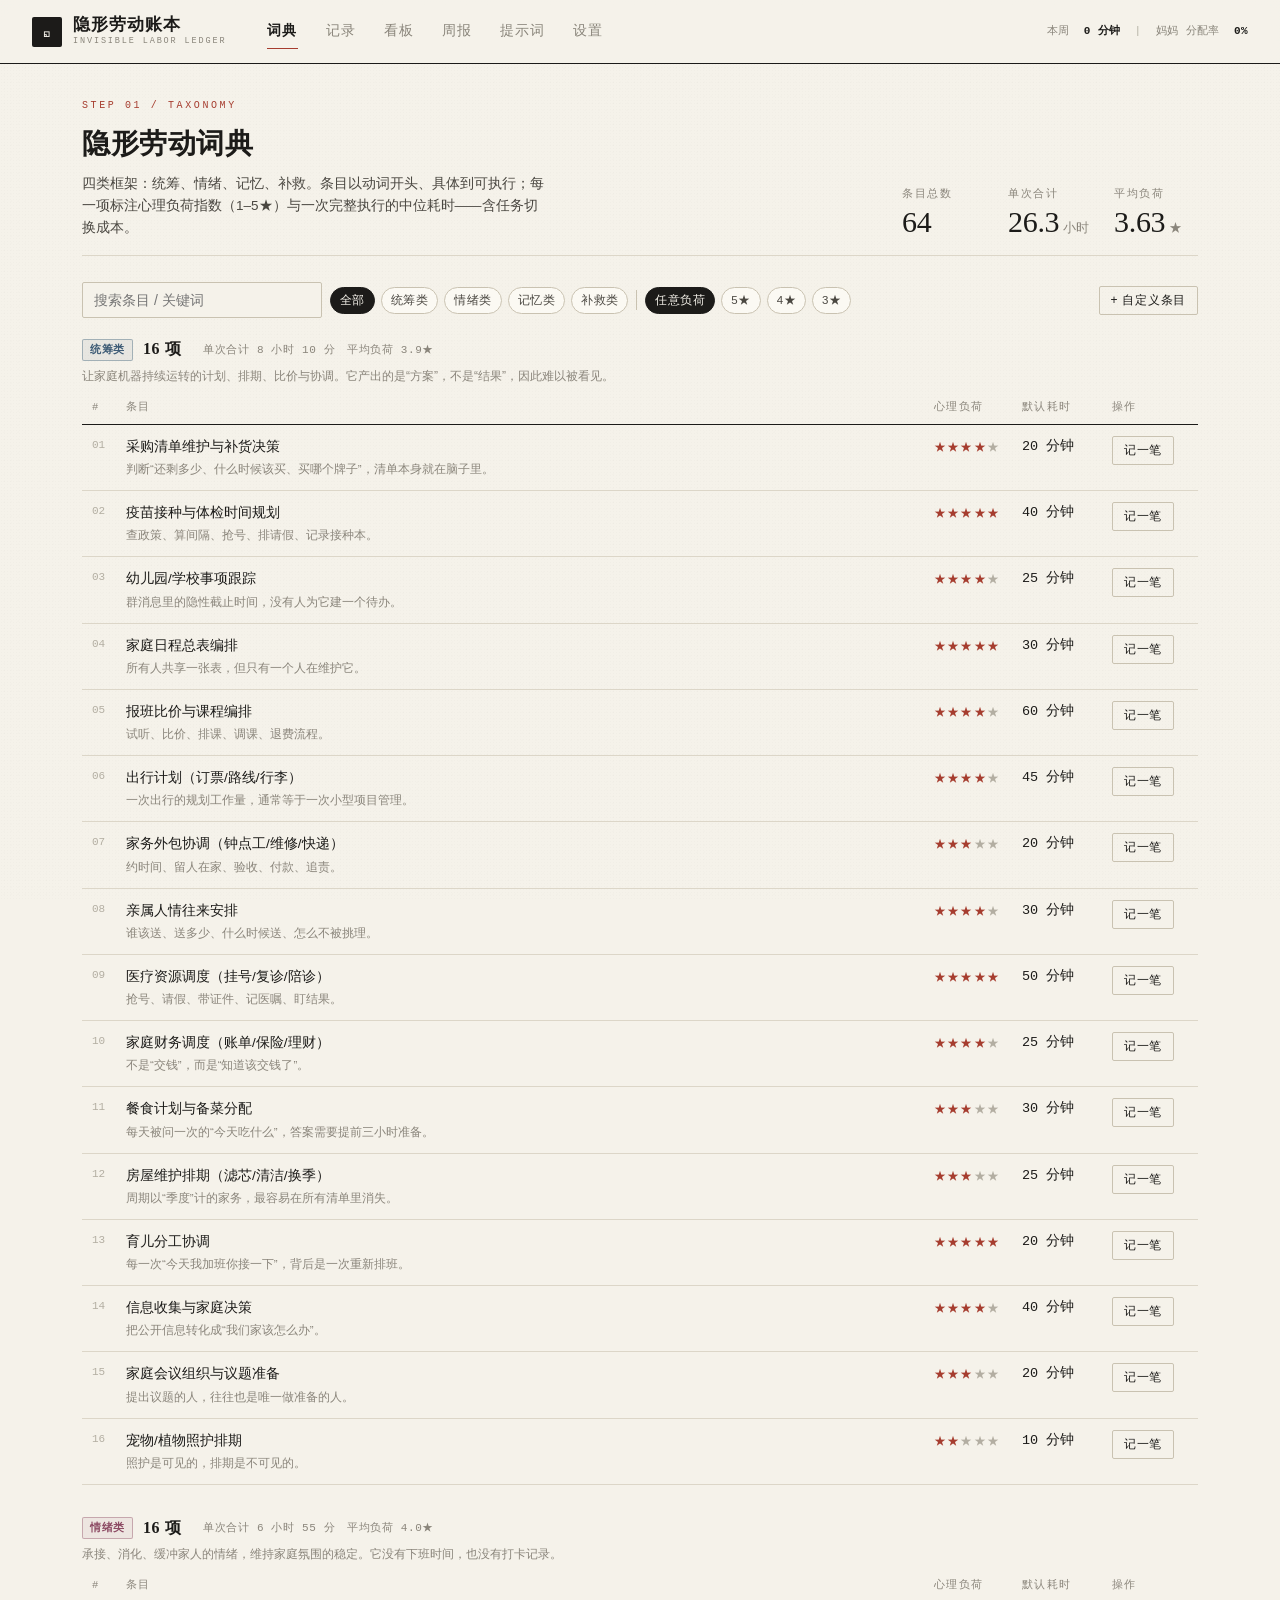
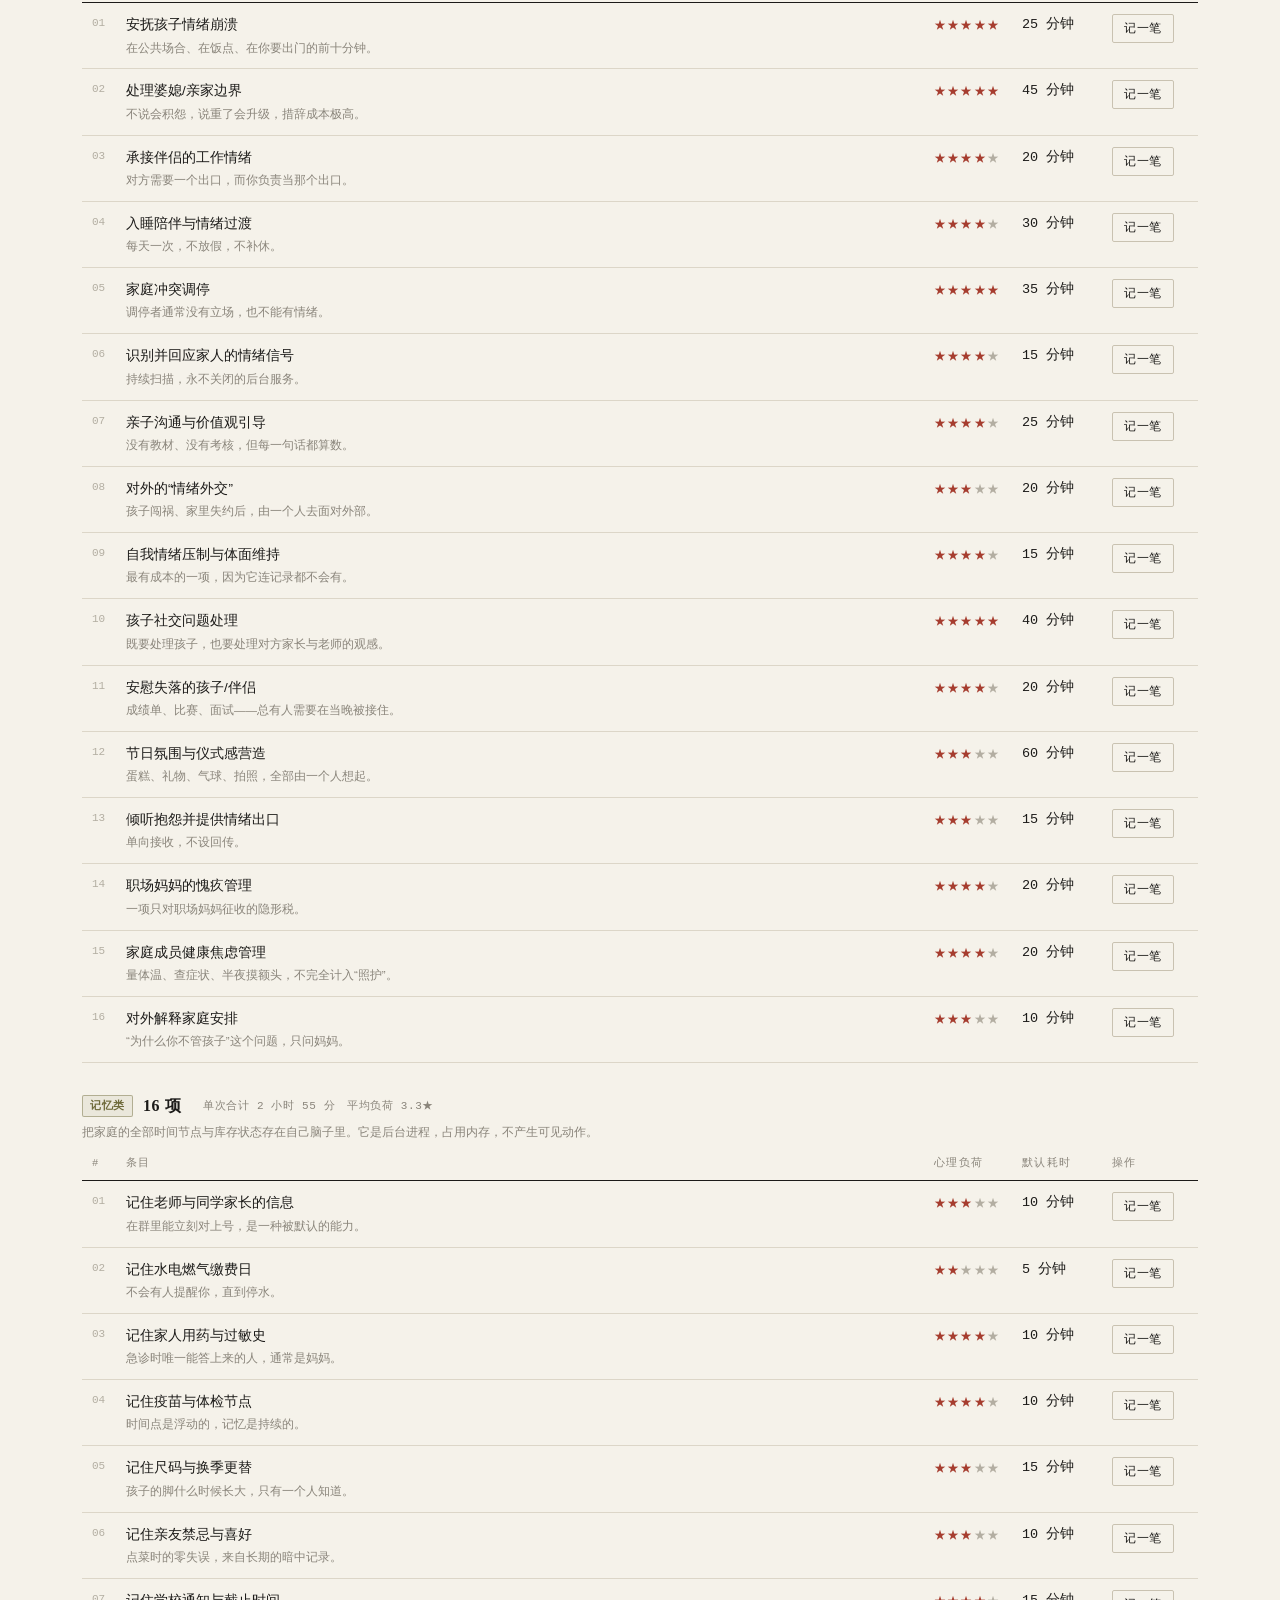
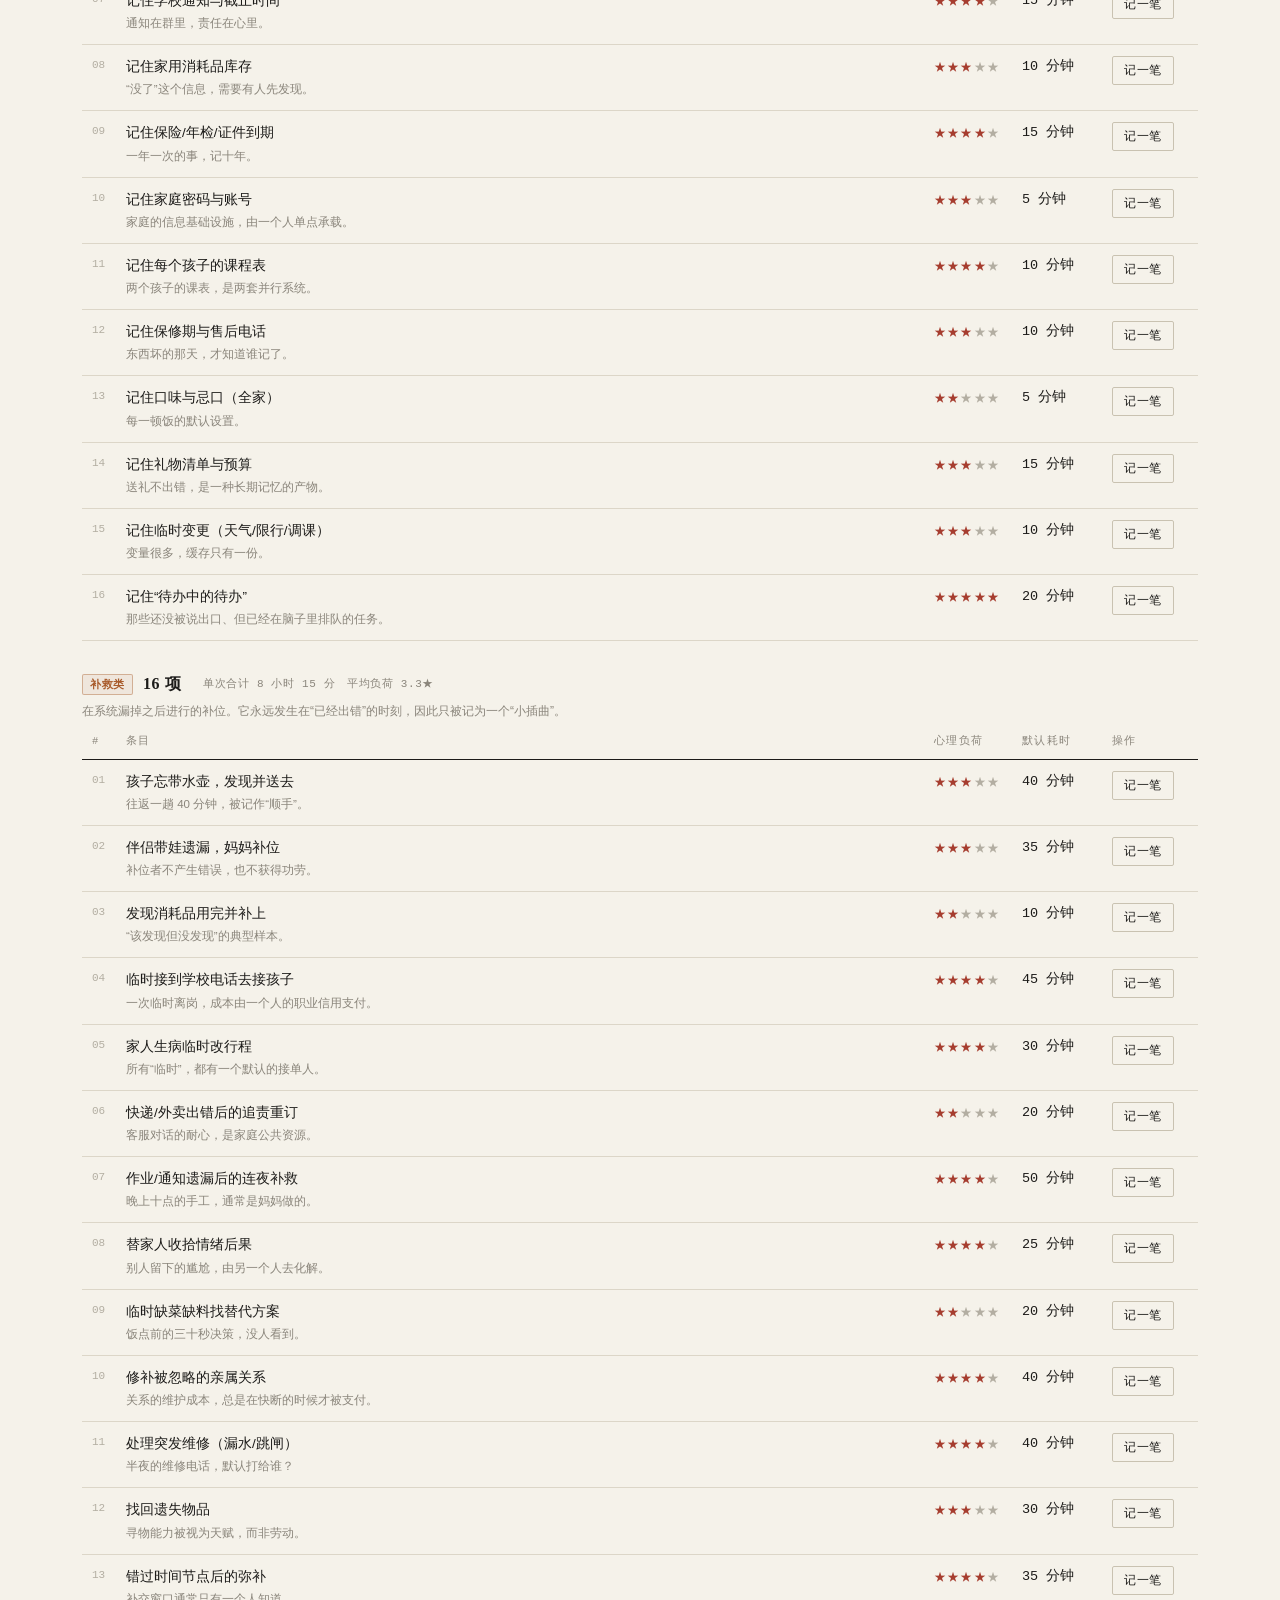
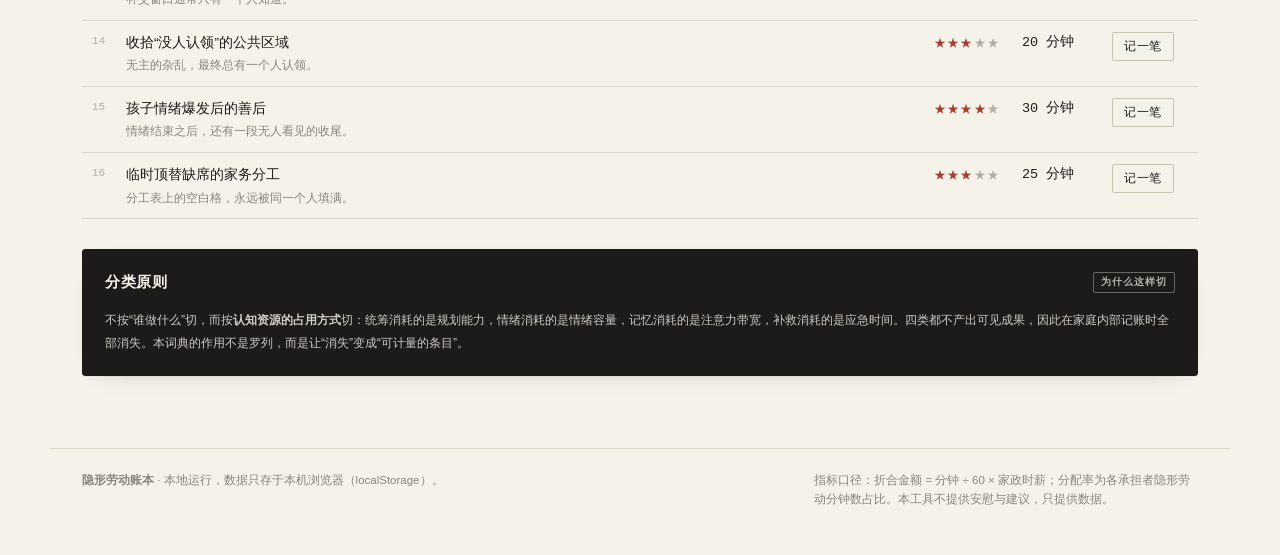
<file: index.html>
<!DOCTYPE html>
<html lang="zh-CN">
<head>
<meta charset="utf-8">
<meta name="viewport" content="width=device-width, initial-scale=1, viewport-fit=cover">
<title>隐形劳动账本 · Invisible Labor Ledger</title>
<meta name="description" content="把家庭里看不见的统筹、情绪、记忆与补救，记成可被统计、可被对峙的数据。">
<link rel="icon" href="data:image/svg+xml,%3Csvg xmlns='http://www.w3.org/2000/svg' viewBox='0 0 32 32'%3E%3Crect width='32' height='32' fill='%231C1B19'/%3E%3Ctext x='16' y='23' font-size='18' text-anchor='middle' fill='%23F5F2EA'%3E%E2%97%B1%3C/text%3E%3C/svg%3E">
<link rel="icon" type="image/png" sizes="192x192" href="assets/icons/icon-192.png">

<!-- 可安装（PWA）：安卓 Chrome 会出现「安装应用」 -->
<link rel="manifest" href="manifest.webmanifest">
<meta name="theme-color" content="#1C1B19">
<meta name="mobile-web-app-capable" content="yes">
<meta name="application-name" content="隐形劳动账本">

<!-- iOS Safari 添加到主屏幕 -->
<meta name="apple-mobile-web-app-capable" content="yes">
<meta name="apple-mobile-web-app-status-bar-style" content="black-translucent">
<meta name="apple-mobile-web-app-title" content="隐形劳动">
<link rel="apple-touch-icon" href="assets/icons/icon-192.png">

<link rel="stylesheet" href="assets/style.css">
</head>
<body>
<div class="grain" aria-hidden="true"></div>

<header class="topbar">
  <div class="brand">
    <span class="brand-mark" aria-hidden="true">◱</span>
    <div class="brand-txt">
      <h1>隐形劳动账本</h1>
      <p>INVISIBLE LABOR LEDGER</p>
    </div>
  </div>
  <nav class="tabs" id="tabs" aria-label="主导航">
    <a href="#/dict" data-view="dict">词典</a>
    <a href="#/capture" data-view="capture">记录</a>
    <a href="#/board" data-view="board">看板</a>
    <a href="#/weekly" data-view="weekly">周报</a>
    <a href="#/prompts" data-view="prompts">提示词</a>
    <a href="#/settings" data-view="settings">设置</a>
  </nav>
  <div class="topmeta" id="topmeta"></div>
</header>

<main id="view" class="view"></main>

<footer class="footer">
  <div>
    <strong>隐形劳动账本</strong> · 本地运行，数据只存于本机浏览器（localStorage）。
  </div>
  <div class="footer-note">
    指标口径：折合金额 = 分钟 ÷ 60 × 家政时薪；分配率为各承担者隐形劳动分钟数占比。本工具不提供安慰与建议，只提供数据。
  </div>
</footer>

<div class="toast" id="toast" role="status" aria-live="polite"></div>

<script src="assets/dictionary.js"></script>
<script src="assets/parser.js"></script>
<script src="assets/report.js"></script>
<script src="assets/app.js"></script>
</body>
</html>
</file>
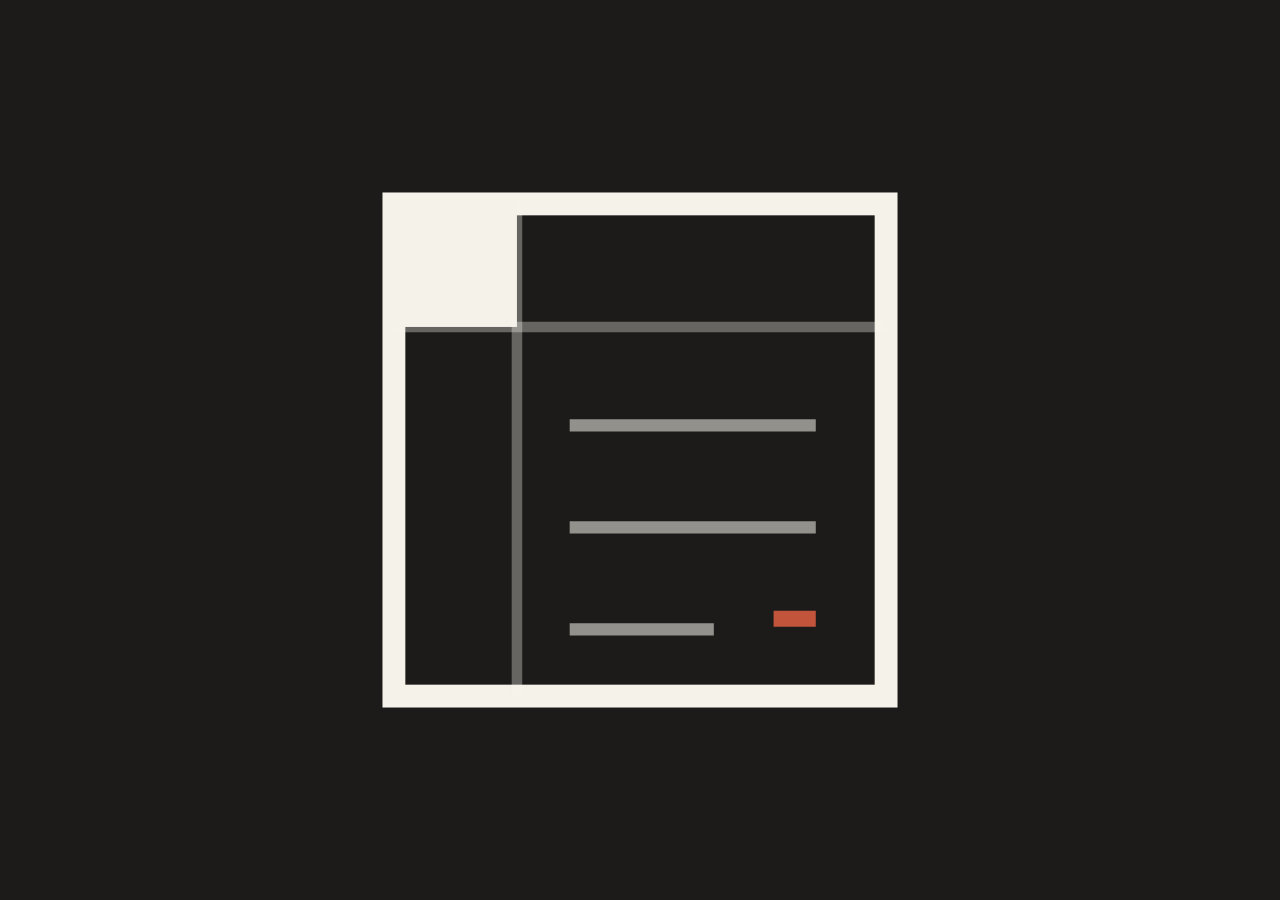
<file: tools/icon-maskable-src.html>
<!DOCTYPE html>
<html><head><meta charset="utf-8"><style>
html,body{margin:0;padding:0;width:100%;height:100%;overflow:hidden;background:#1C1B19}
svg{display:block;width:100%;height:100%}
</style></head><body>
<svg xmlns="http://www.w3.org/2000/svg" viewBox="0 0 512 512">
  <rect width="512" height="512" fill="#1C1B19"/>
  <!-- 账本外框 -->
  <rect x="116" y="116" width="280" height="280" fill="none" stroke="#F5F2EA" stroke-width="13"/>
  <!-- 内部分栏 -->
  <line x1="116" y1="186" x2="396" y2="186" stroke="#F5F2EA" stroke-opacity=".34" stroke-width="6"/>
  <line x1="186" y1="116" x2="186" y2="396" stroke="#F5F2EA" stroke-opacity=".34" stroke-width="6"/>
  <!-- 左上象限实心：可见的四分之一 -->
  <rect x="116" y="116" width="70" height="70" fill="#F5F2EA"/>
  <!-- 右下记账刻度 -->
  <line x1="216" y1="242" x2="356" y2="242" stroke="#F5F2EA" stroke-opacity=".55" stroke-width="7"/>
  <line x1="216" y1="300" x2="356" y2="300" stroke="#F5F2EA" stroke-opacity=".55" stroke-width="7"/>
  <line x1="216" y1="358" x2="298" y2="358" stroke="#F5F2EA" stroke-opacity=".55" stroke-width="7"/>
  <!-- 落款短线 -->
  <line x1="332" y1="352" x2="356" y2="352" stroke="#C2543C" stroke-width="9"/>
</svg>
</body></html>
</file>
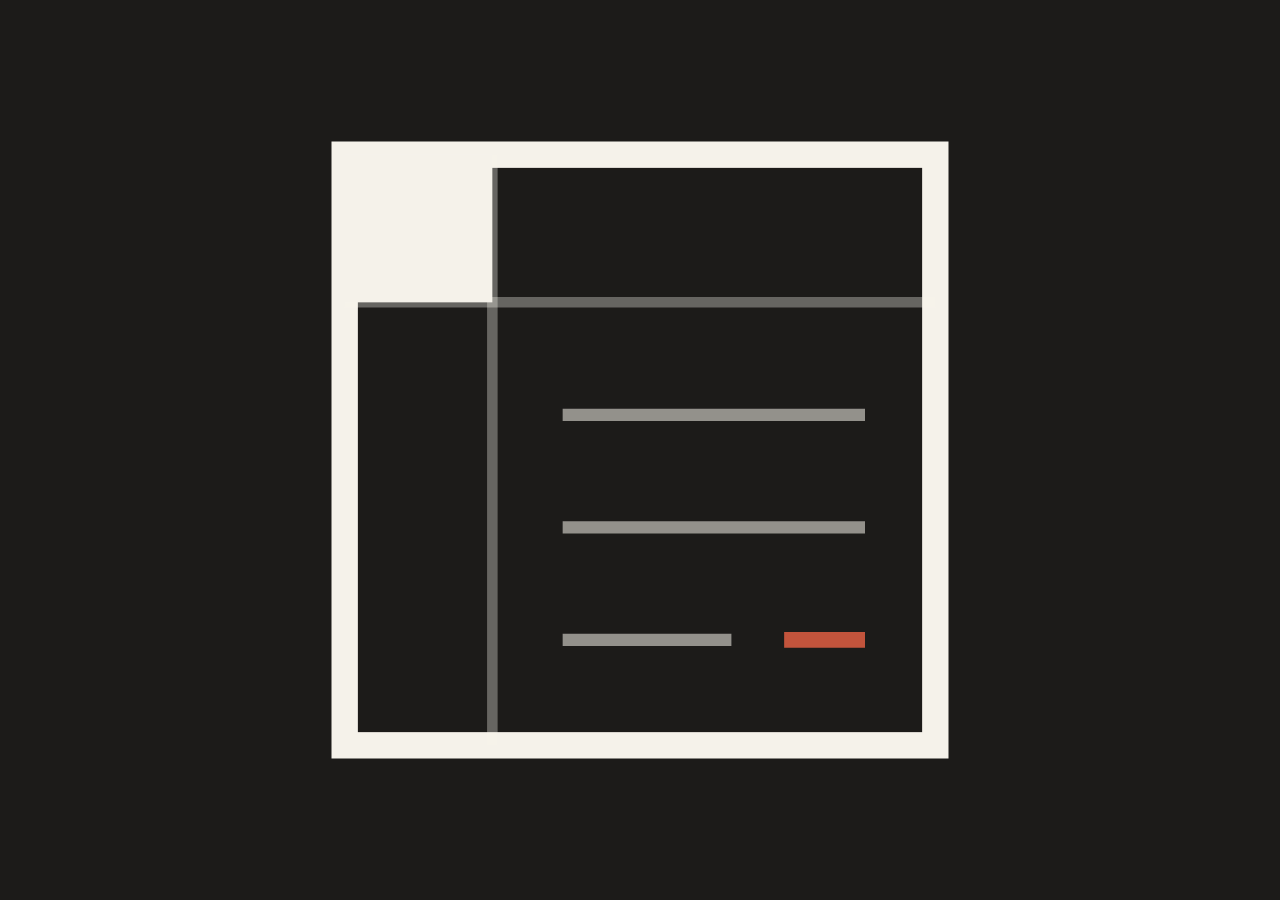
<file: tools/icon-src.html>
<!DOCTYPE html>
<html><head><meta charset="utf-8"><style>
html,body{margin:0;padding:0;width:100%;height:100%;overflow:hidden;background:#1C1B19}
svg{display:block;width:100%;height:100%}
</style></head><body>
<svg xmlns="http://www.w3.org/2000/svg" viewBox="0 0 512 512">
  <rect width="512" height="512" fill="#1C1B19"/>
  <!-- 账本外框 -->
  <rect x="88" y="88" width="336" height="336" fill="none" stroke="#F5F2EA" stroke-width="15"/>
  <!-- 内部分栏 -->
  <line x1="88" y1="172" x2="424" y2="172" stroke="#F5F2EA" stroke-opacity=".34" stroke-width="6"/>
  <line x1="172" y1="88" x2="172" y2="424" stroke="#F5F2EA" stroke-opacity=".34" stroke-width="6"/>
  <!-- 左上象限实心：可见的四分之一 -->
  <rect x="88" y="88" width="84" height="84" fill="#F5F2EA"/>
  <!-- 右下记账刻度 -->
  <line x1="212" y1="236" x2="384" y2="236" stroke="#F5F2EA" stroke-opacity=".55" stroke-width="7"/>
  <line x1="212" y1="300" x2="384" y2="300" stroke="#F5F2EA" stroke-opacity=".55" stroke-width="7"/>
  <line x1="212" y1="364" x2="308" y2="364" stroke="#F5F2EA" stroke-opacity=".55" stroke-width="7"/>
  <!-- 落款短线 -->
  <line x1="338" y1="364" x2="384" y2="364" stroke="#C2543C" stroke-width="9"/>
</svg>
</body></html>
</file>
<file: assets/style.css>
/* ============================================================
   隐形劳动账本 · Invisible Labor Ledger
   设计语言：账簿 / 票据 —— 纸感底色、墨色字、单一赭红强调色
   ============================================================ */

:root{
  --paper:      #F5F2EA;
  --paper-2:    #FBF9F3;
  --paper-3:    #EFEBE0;
  --ink:        #1C1B19;
  --ink-2:      #4A4741;
  --ink-3:      #8A857B;
  --ink-4:      #B3AEA2;
  --line:       #DCD6C8;
  --line-2:     #C9C2B1;

  --accent:     #A63D2F;
  --accent-2:   #C25A46;
  --accent-soft:#F2E0D9;

  --coord:      #3E5C76;
  --emo:        #8C4A63;
  --mem:        #6E6A3A;
  --fix:        #A85A2A;
  --ok:         #2F6E62;

  --shadow: 0 1px 0 rgba(28,27,25,.04), 0 8px 24px -18px rgba(28,27,25,.35);
  --serif: "Songti SC", "Noto Serif SC", "Source Han Serif SC", Georgia, "Times New Roman", serif;
  --sans: -apple-system, BlinkMacSystemFont, "PingFang SC", "Hiragino Sans GB", "Microsoft YaHei", "Segoe UI", sans-serif;
  --mono: "SF Mono", ui-monospace, "Cascadia Mono", Consolas, "Liberation Mono", monospace;
}

*{ box-sizing: border-box; }

html, body{ margin:0; padding:0; }

/* 手机会自动放大正文（font boosting），会撑破表格与页头 —— 关掉 */
html{
  -webkit-text-size-adjust: 100%;
  -moz-text-size-adjust: 100%;
  text-size-adjust: 100%;
}

body{
  background: var(--paper);
  color: var(--ink);
  font-family: var(--sans);
  font-size: 15px;
  line-height: 1.65;
  -webkit-font-smoothing: antialiased;
  text-rendering: optimizeLegibility;
}

/* 极细纸纹 */
.grain{
  position: fixed; inset: 0; pointer-events: none; z-index: 0;
  opacity: .5;
  background-image:
    radial-gradient(rgba(28,27,25,.035) 1px, transparent 1px),
    radial-gradient(rgba(28,27,25,.02) 1px, transparent 1px);
  background-size: 3px 3px, 7px 7px;
  background-position: 0 0, 1px 2px;
}

a{ color: inherit; text-decoration: none; }

/* ---------------- Topbar ---------------- */

.topbar{
  position: sticky; top: 0; z-index: 20;
  display: flex; align-items: center; gap: 28px;
  padding: 0 32px;
  height: 64px;
  background: rgba(245,242,234,.92);
  backdrop-filter: blur(10px);
  border-bottom: 1px solid var(--ink);
}

.brand{ display: flex; align-items: center; gap: 11px; flex: 0 0 auto; }
.brand-mark{
  display: grid; place-items: center;
  width: 30px; height: 30px;
  background: var(--ink); color: var(--paper);
  font-size: 15px; line-height: 1;
  border-radius: 2px;
}
.brand-txt h1{
  font-family: var(--serif);
  font-size: 17px; font-weight: 600; letter-spacing: .06em;
  margin: 0; line-height: 1.15;
}
.brand-txt p{
  margin: 0; font-size: 8.5px; letter-spacing: .22em;
  color: var(--ink-3); font-family: var(--mono);
}

.tabs{ display: flex; gap: 2px; flex: 1 1 auto; overflow-x: auto; scrollbar-width: none; }
.tabs::-webkit-scrollbar{ display: none; }
.tabs a{
  position: relative;
  padding: 6px 13px;
  font-size: 13.5px; letter-spacing: .08em;
  color: var(--ink-3);
  border-radius: 2px;
  white-space: nowrap;
  transition: color .16s, background .16s;
}
.tabs a:hover{ color: var(--ink); background: var(--paper-3); }
.tabs a.active{ color: var(--ink); font-weight: 600; }
.tabs a.active::after{
  content: ""; position: absolute; left: 13px; right: 13px; bottom: -1px;
  height: 2px; background: var(--accent);
}

.topmeta{
  flex: 0 0 auto;
  font-family: var(--mono);
  font-size: 11px; letter-spacing: .04em;
  color: var(--ink-3);
  display: flex; align-items: center; gap: 14px;
  white-space: nowrap;
}
.topmeta b{ color: var(--ink); font-weight: 600; font-variant-numeric: tabular-nums; }

/* ---------------- Layout ---------------- */

.view{
  position: relative; z-index: 1;
  max-width: 1180px;
  margin: 0 auto;
  padding: 34px 32px 72px;
}

.page-head{
  display: flex; align-items: flex-end; justify-content: space-between;
  gap: 24px; flex-wrap: wrap;
  padding-bottom: 16px; margin-bottom: 26px;
  border-bottom: 1px solid var(--line);
}
.page-head .kicker{
  font-family: var(--mono); font-size: 10px; letter-spacing: .26em;
  color: var(--accent); text-transform: uppercase; margin-bottom: 6px;
}
.page-head .row{ gap: 22px; }
.page-head .stat{ min-width: 84px; }
.page-head h2{
  font-family: var(--serif); font-size: 28px; font-weight: 600;
  margin: 0 0 6px; letter-spacing: .02em;
}
.page-head p.lead{
  margin: 0; color: var(--ink-2); max-width: 62ch; font-size: 13.5px;
}

.grid{ display: grid; gap: 18px; }
.g2{ grid-template-columns: repeat(2, minmax(0,1fr)); }
.g3{ grid-template-columns: repeat(3, minmax(0,1fr)); }
.g4{ grid-template-columns: repeat(4, minmax(0,1fr)); }
.split{ display: grid; grid-template-columns: minmax(0,1.15fr) minmax(0,1fr); gap: 22px; align-items: start; }

/* ---------------- Card ---------------- */

.card{
  background: var(--paper-2);
  border: 1px solid var(--line);
  border-radius: 3px;
  box-shadow: var(--shadow);
  padding: 20px 22px;
}
.card.tight{ padding: 16px 18px; }
.card.dark{
  background: var(--ink); color: var(--paper);
  border-color: var(--ink);
}
.card.dark .muted, .card.dark .stat-label{ color: rgba(245,242,234,.55); }
.card-title{
  display: flex; align-items: center; justify-content: space-between; gap: 12px;
  margin: 0 0 14px;
  font-family: var(--serif);
  font-size: 15px; font-weight: 600; letter-spacing: .04em;
}
.card-title .tag{ font-family: var(--mono); font-size: 10px; color: var(--ink-3); letter-spacing: .1em; }

/* ---------------- Stat ---------------- */

.stat{ display: flex; flex-direction: column; gap: 2px; }
.stat-label{
  font-size: 11px; letter-spacing: .14em; color: var(--ink-3);
  font-family: var(--mono); text-transform: uppercase;
}
.stat-value{
  font-family: var(--serif); font-size: 30px; line-height: 1.15;
  font-variant-numeric: tabular-nums; letter-spacing: -0.01em;
}
.stat-value small{ font-size: 13px; color: var(--ink-3); margin-left: 4px; font-family: var(--sans); }
.stat-sub{ font-size: 11.5px; color: var(--ink-3); font-family: var(--mono); }

/* ---------------- Chips / Tags ---------------- */

.chip{
  display: inline-flex; align-items: center; gap: 6px;
  padding: 3px 9px;
  font-size: 11.5px; letter-spacing: .04em;
  border: 1px solid var(--line-2);
  border-radius: 999px;
  background: var(--paper-2);
  color: var(--ink-2);
  cursor: pointer;
  transition: all .15s;
  white-space: nowrap;
}
.chip:hover{ border-color: var(--ink-3); }
.chip.on{ background: var(--ink); border-color: var(--ink); color: var(--paper); }
.chip .dot{ width: 6px; height: 6px; border-radius: 50%; flex: 0 0 auto; }

.tag{
  display: inline-block; padding: 1px 7px;
  font-size: 10.5px; letter-spacing: .06em; line-height: 1.7;
  border-radius: 2px; border: 1px solid;
  white-space: nowrap;
}
.tag.coord{ color: var(--coord); border-color: rgba(62,92,118,.4); background: rgba(62,92,118,.07); }
.tag.emo  { color: var(--emo);   border-color: rgba(140,74,99,.4);  background: rgba(140,74,99,.07); }
.tag.mem  { color: var(--mem);   border-color: rgba(110,106,58,.45);background: rgba(110,106,58,.08); }
.tag.fix  { color: var(--fix);   border-color: rgba(168,90,42,.4);  background: rgba(168,90,42,.07); }
.tag.self { color: var(--accent);border-color: rgba(166,61,47,.35); background: var(--accent-soft); }
.tag.ok   { color: var(--ok);    border-color: rgba(47,110,98,.4);  background: rgba(47,110,98,.07); }
.tag.no   { color: var(--ink-3); border-color: var(--line-2);       background: var(--paper-3); }

/* 星级 */
.stars{ color: var(--accent); letter-spacing: .1em; font-size: 12px; white-space: nowrap; }
.stars .off{ color: var(--ink-4); }

/* ---------------- Form ---------------- */

.field{ display: flex; flex-direction: column; gap: 6px; margin-bottom: 14px; }
.field:last-child{ margin-bottom: 0; }
.field label{
  font-size: 11px; letter-spacing: .13em; text-transform: uppercase;
  color: var(--ink-3); font-family: var(--mono);
}
input[type=text], input[type=number], input[type=password], select, textarea{
  width: 100%;
  font-family: var(--sans); font-size: 14px; color: var(--ink);
  background: var(--paper);
  border: 1px solid var(--line-2);
  border-radius: 2px;
  padding: 9px 11px;
  outline: none;
  transition: border-color .15s, box-shadow .15s;
}
input:focus, select:focus, textarea:focus{
  border-color: var(--ink);
  box-shadow: 0 0 0 3px rgba(166,61,47,.09);
}
textarea{ resize: vertical; min-height: 108px; line-height: 1.7; }
select{ appearance: none; background-image: linear-gradient(45deg, transparent 50%, var(--ink-3) 50%), linear-gradient(135deg, var(--ink-3) 50%, transparent 50%); background-position: calc(100% - 16px) 50%, calc(100% - 11px) 50%; background-size: 5px 5px, 5px 5px; background-repeat: no-repeat; padding-right: 30px; }

.row{ display: flex; gap: 10px; align-items: center; flex-wrap: wrap; }
.grow{ flex: 1 1 auto; }

/* ---------------- Buttons ---------------- */

.btn{
  display: inline-flex; align-items: center; justify-content: center; gap: 7px;
  font-family: var(--sans); font-size: 13px; letter-spacing: .06em;
  padding: 9px 16px;
  border: 1px solid var(--ink);
  background: var(--ink); color: var(--paper);
  border-radius: 2px; cursor: pointer;
  transition: transform .08s, background .15s, color .15s, opacity .15s;
  white-space: nowrap;
}
.btn:hover{ background: #000; }
.btn:active{ transform: translateY(1px); }
.btn.ghost{ background: transparent; color: var(--ink); border-color: var(--line-2); }
.btn.ghost:hover{ background: var(--paper-3); border-color: var(--ink-3); }
.btn.accent{ background: var(--accent); border-color: var(--accent); }
.btn.accent:hover{ background: #8f3428; }
.btn.sm{ padding: 5px 11px; font-size: 12px; }
.btn[disabled]{ opacity: .4; cursor: not-allowed; }
.btn.icon{ padding: 5px 9px; font-size: 12px; }

/* ---------------- Dictionary ---------------- */

.dict-toolbar{
  display: flex; gap: 8px; align-items: center; flex-wrap: wrap;
  margin-bottom: 18px;
}
.dict-toolbar input[type=text]{ max-width: 240px; }
.chip-group{ display: flex; gap: 6px; flex-wrap: wrap; }

dict-table{ display: block; }
table.ledger{
  width: 100%; border-collapse: collapse;
  font-size: 13.5px;
}
table.ledger th{
  text-align: left;
  font-family: var(--mono); font-size: 10.5px; letter-spacing: .14em;
  color: var(--ink-3); font-weight: 500; text-transform: uppercase;
  padding: 0 10px 8px; border-bottom: 1px solid var(--ink);
}
table.ledger td{
  padding: 11px 10px;
  border-bottom: 1px solid var(--line);
  vertical-align: top;
}
table.ledger tr:hover td{ background: var(--paper-3); }
table.ledger td.num{ font-family: var(--mono); font-variant-numeric: tabular-nums; white-space: nowrap; }
table.ledger td.name{ font-weight: 500; }
table.ledger td .note{ display: block; color: var(--ink-3); font-size: 11.5px; margin-top: 2px; }
table.ledger .idx{ color: var(--ink-4); font-family: var(--mono); font-size: 11px; }

.dict-group{ margin-bottom: 30px; }
.dict-group h3{
  display: flex; align-items: center; gap: 10px;
  font-family: var(--serif); font-size: 16px; font-weight: 600;
  margin: 0 0 4px; letter-spacing: .04em;
}
.dict-group .gdesc{ color: var(--ink-3); font-size: 12px; margin: 0 0 12px; }
.bar-mini{ height: 3px; background: var(--paper-3); border-radius: 2px; overflow: hidden; width: 72px; }
.bar-mini i{ display: block; height: 100%; background: var(--accent); }

/* ---------------- Capture ---------------- */

.capture-box{
  border: 1px solid var(--line-2);
  background: var(--paper-2);
  border-radius: 3px;
  padding: 16px;
}
.mic{
  display: inline-flex; align-items: center; gap: 7px;
  padding: 7px 14px; border-radius: 999px;
  border: 1px solid var(--line-2); background: var(--paper-2);
  font-size: 12.5px; cursor: pointer; color: var(--ink-2);
}
.mic:hover{ border-color: var(--ink-3); }
.mic.rec{ border-color: var(--accent); color: var(--accent); background: var(--accent-soft); }
.mic.rec .pulse{
  width: 7px; height: 7px; border-radius: 50%; background: var(--accent);
  animation: pulse 1.1s infinite;
}
.mic .pulse{ width: 7px; height: 7px; border-radius: 50%; background: var(--ink-4); }
@keyframes pulse{ 0%,100%{ opacity: 1; transform: scale(1);} 50%{ opacity: .35; transform: scale(.8);} }

.parsed-item{
  border: 1px solid var(--line);
  border-left: 3px solid var(--accent);
  background: var(--paper-2);
  border-radius: 2px;
  padding: 14px 16px;
  margin-bottom: 12px;
}
.parsed-item .pi-head{ display: flex; align-items: center; justify-content: space-between; gap: 10px; margin-bottom: 8px; }
.parsed-item .pi-name{ font-weight: 600; font-size: 15px; }
.kv{ display: grid; grid-template-columns: 116px 1fr; gap: 4px 12px; font-size: 12.5px; }
.kv dt{ color: var(--ink-3); font-family: var(--mono); font-size: 11px; letter-spacing: .04em; padding-top: 2px; }
.kv dd{ margin: 0; color: var(--ink); }
pre.json{
  font-family: var(--mono); font-size: 11.5px; line-height: 1.65;
  background: var(--ink); color: #E8E4D8;
  padding: 14px 16px; border-radius: 2px;
  overflow-x: auto; margin: 0;
}
pre.json .k{ color: #D9A08F; }
pre.json .s{ color: #A9C6A0; }
pre.json .n{ color: #D7C48B; }

/* ---------------- Board ---------------- */

.sharebar{
  display: flex; height: 30px; border-radius: 2px; overflow: hidden;
  border: 1px solid var(--line-2); background: var(--paper-3);
  margin: 6px 0 4px;
}
.sharebar i{ display: block; height: 100%; transition: width .5s ease; }
.sharebar .mom{ background: var(--accent); }
.sharebar .dad{ background: var(--coord); }
.legend{ display: flex; gap: 16px; font-size: 11.5px; color: var(--ink-2); font-family: var(--mono); flex-wrap: wrap; }
.legend span{ display: inline-flex; align-items: center; gap: 6px; }
.legend i{ width: 8px; height: 8px; border-radius: 1px; display: inline-block; }

.stack-row{ display: grid; grid-template-columns: 40px 1fr 92px; gap: 10px; align-items: center; margin-bottom: 9px; font-size: 12.5px; }
.stack-row .lbl{ font-family: var(--mono); font-size: 11px; color: var(--ink-2); letter-spacing: .06em; }
.stack-track{ height: 16px; background: var(--paper-3); border-radius: 1px; display: flex; overflow: hidden; }
.stack-track i{ height: 100%; }
.stack-inner{ display: flex; height: 100%; min-width: 3px; }
.stack-row .val{ text-align: right; font-family: var(--mono); font-size: 11.5px; font-variant-numeric: tabular-nums; color: var(--ink-2); }

.rank-list{ list-style: none; margin: 0; padding: 0; }
.rank-list li{
  display: flex; align-items: baseline; gap: 10px;
  padding: 9px 0; border-bottom: 1px dashed var(--line);
  font-size: 13px;
}
.rank-list li:last-child{ border-bottom: none; }
.rank-list .rk{ font-family: var(--mono); font-size: 11px; color: var(--ink-4); width: 18px; flex: 0 0 auto; }
.rank-list .lv{ font-family: var(--mono); font-size: 10.5px; color: var(--accent); letter-spacing: .04em; }
.rank-list .meta{ margin-left: auto; font-family: var(--mono); font-size: 11px; color: var(--ink-3); white-space: nowrap; }

.minirow{
  display: flex; align-items: baseline; justify-content: space-between; gap: 12px;
  padding: 9px 0; border-bottom: 1px dashed var(--line);
}
.minirow:last-child{ border-bottom: none; }
.minirow span{ font-size: 12.5px; color: var(--ink-2); }
.minirow b{ font-family: var(--serif); font-size: 19px; font-weight: 600; font-variant-numeric: tabular-nums; }

/* 记录流 */
.feed{ list-style: none; margin: 0; padding: 0; }
.feed li{
  display: grid; grid-template-columns: 58px 1fr auto;
  gap: 12px; align-items: start;
  padding: 10px 0; border-bottom: 1px dashed var(--line);
  font-size: 13.5px;
}
.feed li:last-child{ border-bottom: none; }
.feed .d{ font-family: var(--mono); font-size: 11px; color: var(--ink-3); padding-top: 3px; }
.feed .t{ line-height: 1.5; }
.feed .t em{ font-style: normal; color: var(--ink-3); font-size: 11.5px; display: block; margin-top: 2px; }
.feed .r{ text-align: right; font-family: var(--mono); font-size: 11.5px; color: var(--ink-2); white-space: nowrap; }

/* ---------------- Report ---------------- */

.report-paper{
  background: #FFFDF8;
  border: 1px solid var(--line-2);
  box-shadow: 0 1px 0 rgba(28,27,25,.05), 0 22px 48px -34px rgba(28,27,25,.55);
  padding: 40px 44px;
  border-radius: 2px;
  max-width: 900px;
  margin: 0 auto;
}
.report-paper pre{
  font-family: var(--mono); font-size: 12.5px; line-height: 1.95;
  white-space: pre-wrap; word-break: break-word;
  margin: 0; color: var(--ink);
}
.report-paper .watermark{
  font-family: var(--mono); font-size: 9.5px; letter-spacing: .3em;
  color: var(--ink-4); text-align: right; margin-bottom: 18px;
}
.lint{
  display: flex; align-items: center; gap: 10px;
  padding: 9px 13px; border-radius: 2px;
  font-size: 12px; font-family: var(--mono);
  border: 1px solid; margin-bottom: 14px;
}
.lint.pass{ color: var(--ok); border-color: rgba(47,110,98,.35); background: rgba(47,110,98,.06); }
.lint.fail{ color: var(--accent); border-color: rgba(166,61,47,.35); background: var(--accent-soft); }

/* ---------------- Prompts ---------------- */

.prompt-block{ position: relative; margin-bottom: 22px; }
.prompt-block .ph{
  display: flex; align-items: center; justify-content: space-between; gap: 14px;
  margin-bottom: 8px;
}
.prompt-block .ph h3{
  font-family: var(--serif); font-size: 16px; margin: 0; font-weight: 600; letter-spacing: .03em;
}
.prompt-block .ph .no{
  font-family: var(--mono); font-size: 10px; letter-spacing: .18em; color: var(--accent);
  display: block; margin-bottom: 2px;
}
.prompt-body{
  white-space: pre-wrap; word-break: break-word;
  font-family: var(--mono); font-size: 12px; line-height: 1.8;
  background: var(--paper-3);
  border: 1px solid var(--line);
  border-left: 3px solid var(--ink);
  padding: 16px 18px;
  border-radius: 2px;
  color: var(--ink-2);
}
.prompt-note{
  font-size: 12px; color: var(--ink-3); margin: 8px 0 0;
  padding-left: 16px; border-left: 1px solid var(--line-2);
}

/* ---------------- Misc ---------------- */

.muted{ color: var(--ink-3); }
.small{ font-size: 12px; }
.mono{ font-family: var(--mono); }
.hr{ height: 1px; background: var(--line); margin: 18px 0; border: 0; }
.empty{
  text-align: center; padding: 44px 20px; color: var(--ink-3);
  border: 1px dashed var(--line-2); border-radius: 3px; font-size: 13px;
}
.empty b{ display: block; color: var(--ink-2); font-family: var(--serif); font-size: 16px; margin-bottom: 4px; font-weight: 600; }

.footer{
  position: relative; z-index: 1;
  max-width: 1180px; margin: 0 auto;
  padding: 22px 32px 46px;
  border-top: 1px solid var(--line);
  font-size: 11.5px; color: var(--ink-3);
  display: flex; justify-content: space-between; gap: 24px; flex-wrap: wrap;
}
.footer-note{ max-width: 60ch; }

.toast{
  position: fixed; left: 50%; bottom: 28px; transform: translate(-50%, 16px);
  background: var(--ink); color: var(--paper);
  padding: 10px 18px; border-radius: 2px;
  font-size: 13px; letter-spacing: .03em;
  opacity: 0; pointer-events: none;
  transition: opacity .2s, transform .2s;
  z-index: 100; max-width: 82vw;
}
.toast.show{ opacity: 1; transform: translate(-50%, 0); }

/* ---------------- Responsive ---------------- */

@media (max-width: 980px){
  .topbar{ height: auto; padding: calc(10px + env(safe-area-inset-top)) 16px 10px; flex-wrap: wrap; gap: 10px 16px; }
  .tabs{ order: 3; flex-basis: 100%; }
  .topmeta{ margin-left: auto; }
  .view{ padding: 22px 16px 56px; }
  .g3, .g4{ grid-template-columns: repeat(2, minmax(0,1fr)); }
  .split{ grid-template-columns: 1fr; }
  .report-paper{ padding: 24px 18px; }
  .page-head h2{ font-size: 23px; }
}
@media (max-width: 620px){
  .g2, .g3, .g4{ grid-template-columns: 1fr; }
  .footer{ padding: 20px 16px calc(40px + env(safe-area-inset-bottom)); }
  table.ledger th:nth-child(4), table.ledger td:nth-child(4){ display: none; }
  .kv{ grid-template-columns: 100px 1fr; }
  .feed li{ grid-template-columns: 52px 1fr; }
  .feed .r{ grid-column: 2; text-align: left; }

  /* 手机上导航改为可横滑，且收紧间距让 6 项尽量一行放下 */
  .tabs{ flex-wrap: nowrap; overflow-x: auto; -webkit-overflow-scrolling: touch;
         scrollbar-width: none; gap: 2px; padding-bottom: 1px; }
  .tabs::-webkit-scrollbar{ display: none; }
  .tabs a{ white-space: nowrap; flex: 0 0 auto; padding: 8px 9px; font-size: 13px; letter-spacing: .02em; }
  .tabs a.active::after{ left: 9px; right: 9px; }
  .brand-txt p{ display: none; }
  .topmeta{ font-size: 10px; gap: 5px; }
  .topmeta b{ font-size: 11px; }
  /* 触控目标不小于 40px */
  .btn{ min-height: 38px; }
  .btn.sm{ min-height: 32px; }
  .chip{ padding: 6px 11px; font-size: 12px; }

  /* 页头统计换行，避免挤出屏幕 */
  .page-head{ align-items: flex-start; }
  .page-head .row{ flex-wrap: wrap; gap: 14px 22px; }
  .page-head .stat{ min-width: 0; }
  .page-head p.lead{ font-size: 12.5px; }
  .page-head h2{ font-size: 22px; }

  /* 表格固定列宽，手机上不再横向溢出 */
  table.ledger{ table-layout: fixed; font-size: 12.5px; }
  table.ledger th, table.ledger td{ padding-left: 6px; padding-right: 6px; }
  table.ledger th{ width: auto !important; }
  table.ledger th:nth-child(1){ width: 26px !important; }
  table.ledger th:nth-child(3){ width: 60px !important; }
  table.ledger th:nth-child(5){ width: 52px !important; }
  table.ledger th:nth-child(4), table.ledger td:nth-child(4){ display: none; }
  table.ledger td .note{ font-size: 11px; }
  table.ledger .btn.sm{ font-size: 10px; padding: 3px 4px; min-height: 26px; }
  .stars{ font-size: 9.5px; }
  .stars span{ margin-right: 0; }

  /* 词典工具栏：搜索独占一行 */
  .dict-toolbar input[type=text]{ max-width: none !important; flex: 1 1 100%; }
  .dict-toolbar .grow{ display: none; }
}

@media print{
  .topbar, .footer, .toast, .page-head .row, .no-print{ display: none !important; }
  body{ background: #fff; }
  .report-paper{ box-shadow: none; border: none; padding: 0; }
}
</file>
